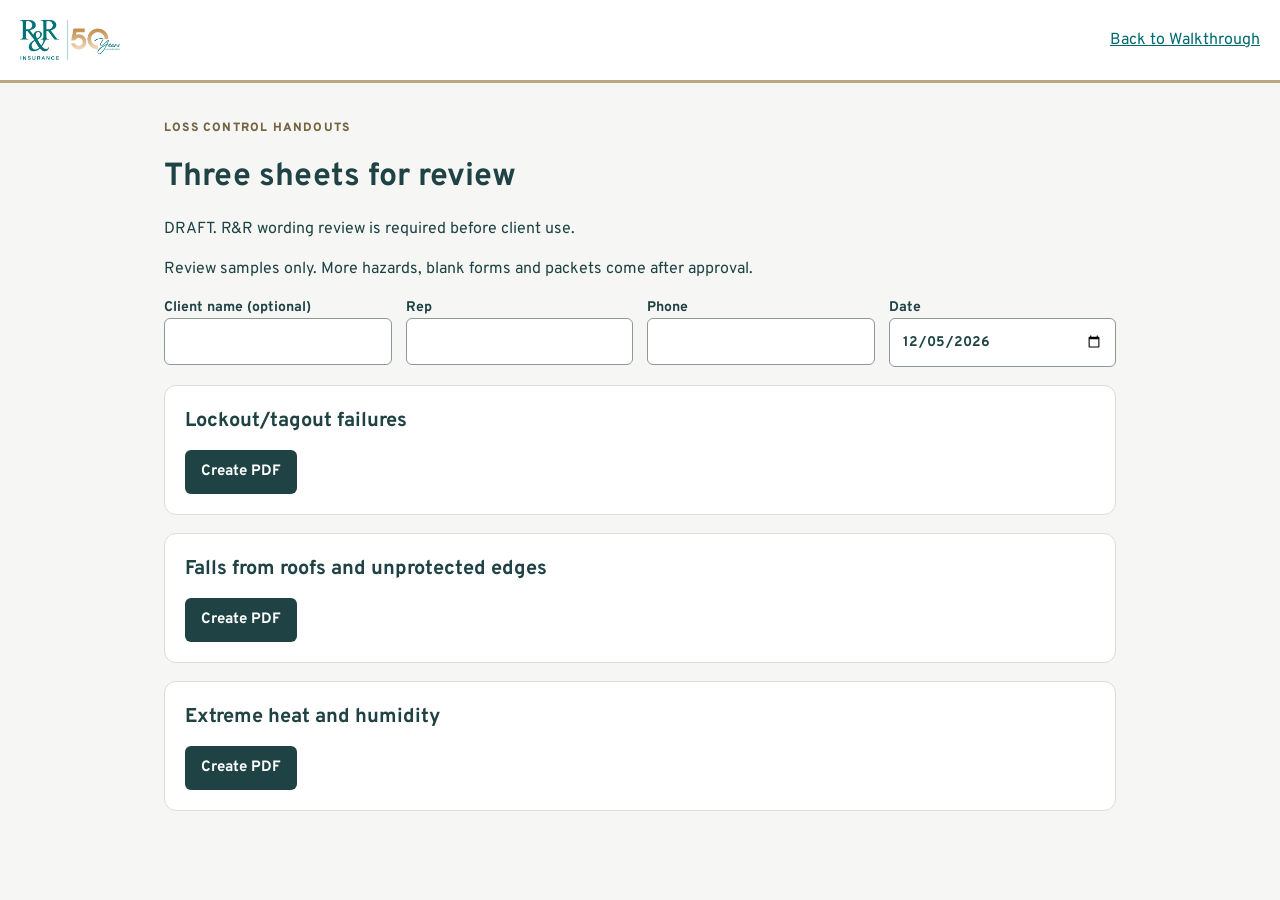
<file: handouts-samples.html>
<!doctype html>
<html lang="en"><head><meta charset="utf-8"><meta name="viewport" content="width=device-width,initial-scale=1"><title>Hazard sheet samples | R&R Loss Control</title><link rel="stylesheet" href="handouts.css"><script defer src="vendor/jspdf.umd.min.js"></script><script defer src="field-tools.js"></script><script defer src="content-review.js"></script><script defer src="handouts.js"></script><script defer src="handouts-samples.js"></script></head>
<body><header><img src="rr-logo.png" alt="R&R Insurance"><a href="index.html#walk">Back to Walkthrough</a></header><main><p class="eyebrow">LOSS CONTROL HANDOUTS</p><h1>Three sheets for review</h1><p>DRAFT. R&R wording review is required before client use.</p><p>Review samples only. More hazards, blank forms and packets come after approval.</p><div class="fields"><label>Client name (optional)<input id="client" maxlength="120"></label><label>Rep<input id="rep" maxlength="80"></label><label>Phone<input id="phone" type="tel" maxlength="40"></label><label>Date<input id="date" type="date"></label></div><div id="samples" aria-live="polite"></div><p id="message" role="status"></p></main></body></html>
</file>
<file: handouts.css>
@font-face{font-family:Overpass;src:url(fonts/overpass-latin-400-normal.woff2) format('woff2');font-weight:400;font-display:swap}
@font-face{font-family:Overpass;src:url(fonts/overpass-latin-700-normal.woff2) format('woff2');font-weight:700;font-display:swap}
@font-face{font-family:Overpass;src:url(fonts/overpass-latin-800-normal.woff2) format('woff2');font-weight:800;font-display:swap}
*{box-sizing:border-box}body{margin:0;background:#f6f7f5;color:#1F4244;font:16px/1.5 Overpass,Arial,sans-serif}header{padding:20px;display:flex;align-items:center;justify-content:space-between;gap:20px;background:white;border-bottom:3px solid #B8A77F}header img{width:100px}a{color:#006B6E}main{max-width:1000px;margin:auto;padding:24px}h1{line-height:1.15}.eyebrow{color:#746441;font-size:12px;font-weight:800;letter-spacing:.1em}.fields{display:grid;grid-template-columns:repeat(auto-fit,minmax(180px,1fr));gap:14px}label{font-weight:700;font-size:14px}input{display:block;width:100%;min-width:0;padding:12px;border:1px solid #8c9995;border-radius:6px;font:inherit;background:white;color:#1F4244}.sample{padding:20px;background:white;border:1px solid #d9dfdb;border-radius:12px;margin:18px 0}.sample h2{font-size:20px;margin:0 0 14px}.actions{display:flex;flex-wrap:wrap;gap:10px}button,.download{display:inline-block;min-height:44px;padding:10px 16px;background:#1F4244;color:white;border:0;border-radius:6px;font:700 15px Overpass;cursor:pointer}.download{background:#006B6E;text-decoration:none}button:disabled{opacity:.6}.preview{display:block;width:100%;height:480px;border:1px solid #d9dfdb;margin-top:16px}#message{overflow-wrap:anywhere}button:focus-visible,a:focus-visible{outline:3px solid #B8A77F;outline-offset:3px}
select{display:block;width:100%;min-width:0;padding:12px;border:1px solid #8c9995;border-radius:6px;background:white;color:#1F4244;font:inherit}.mode{margin:24px 0}.mode [aria-pressed=false]{background:#e3e6e2;color:#1F4244}.draft-note{border-left:4px solid #B8A77F;padding:10px 14px;background:#f7f5ef}.handout-list{display:grid;grid-template-columns:repeat(auto-fit,minmax(min(280px,100%),1fr));gap:10px}.pick{display:flex;align-items:flex-start;gap:12px;border:1px solid #d9dfdb;border-radius:8px;background:white;padding:14px;min-width:0;cursor:pointer}.pick input{width:20px;height:20px;flex-shrink:0;margin-top:2px}.pick span{overflow-wrap:anywhere}.pick small{display:block;font-weight:400;color:#5b6466;font-size:12px}.output{margin-top:24px}#chosen{display:flex;flex-wrap:wrap;gap:8px;margin-bottom:16px}.remove-pick{background:#f7f5ef;color:#1F4244;border:1px solid #B8A77F;font-size:12px;max-width:100%;overflow-wrap:anywhere}[hidden]{display:none!important}

textarea{display:block;width:100%;min-height:100px;font:inherit;border:1px solid #8c9995;padding:10px}#detail .actions{margin:20px 0}#detail select{margin:12px 0}#list h2{overflow-wrap:anywhere}
</file>
